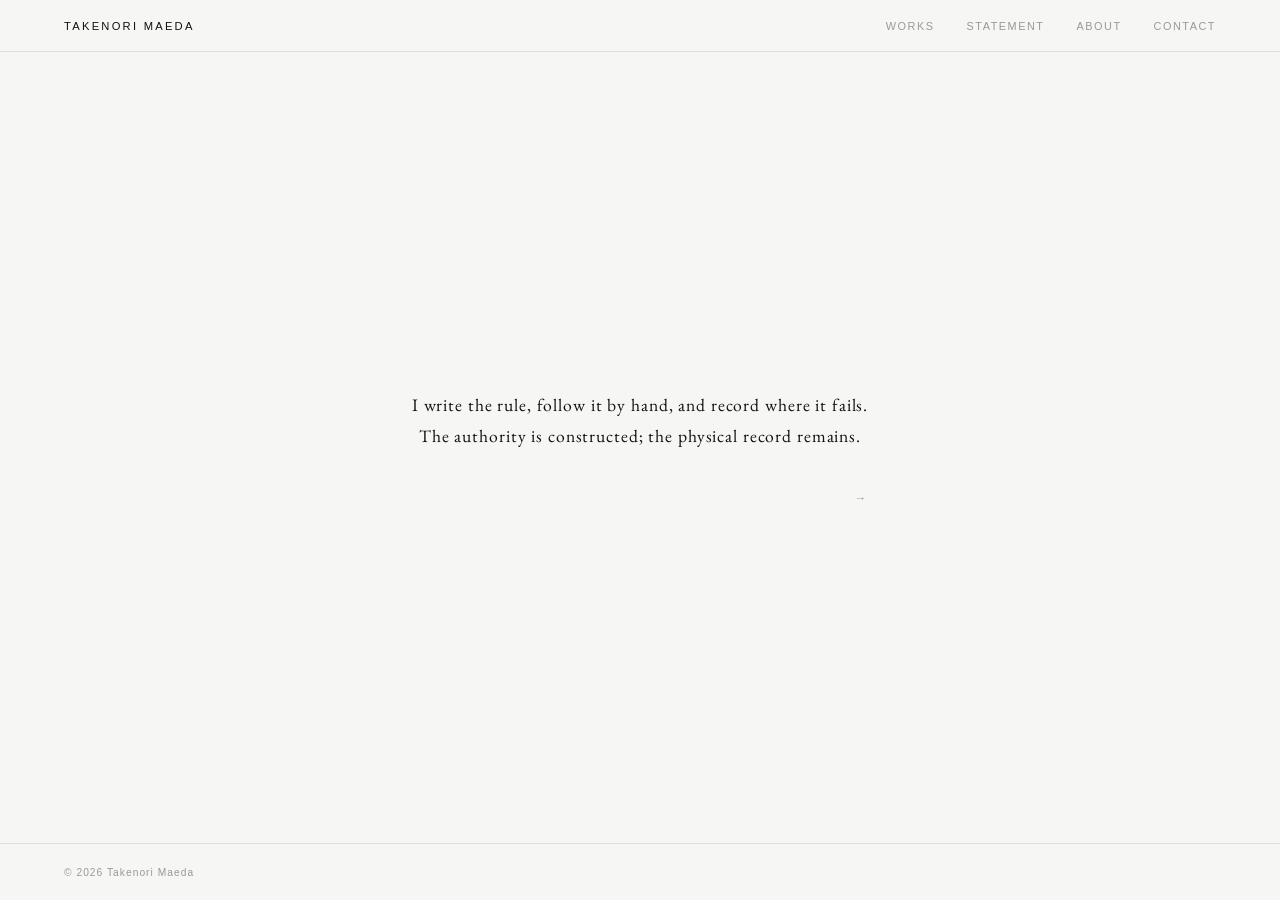
<file: index.html>
<!DOCTYPE html>
<html lang="en">
<head>
  <meta charset="UTF-8" />
  <meta name="viewport" content="width=device-width, initial-scale=1.0" />
  <title>TAKENORI MAEDA</title>
  <meta name="description" content="Takenori Maeda is an artist based in Kobe, Japan. His work brings repetitive hand-drawing, procedural systems, error, and physical records into the same structure." />
  <link rel="stylesheet" href="assets/css/style.css" />
  <link rel="preconnect" href="https://fonts.googleapis.com" />
  <link rel="preconnect" href="https://fonts.gstatic.com" crossorigin />
  <link href="https://fonts.googleapis.com/css2?family=EB+Garamond:ital,wght@0,400;0,500;1,400&display=swap" rel="stylesheet" />
</head>
<body class="page-top">

  <header class="site-header">
    <a href="index.html" class="site-title">TAKENORI MAEDA</a>
    <nav class="site-nav">
      <a href="works.html" class="nav-link">Works</a>
      <a href="statement.html" class="nav-link">Statement</a>
      <a href="about.html" class="nav-link">About</a>
      <a href="contact.html" class="nav-link">Contact</a>
    </nav>
  </header>

  <main class="top-main">
    <div class="top-hero">
      <h1 class="top-manifesto" style="font-size: 1.1rem; letter-spacing: 0.05em; line-height: 1.75;">
        I write the rule, follow it by hand, and record where it fails.<br>
        The authority is constructed; the physical record remains.
      </h1>
      <a href="works.html" class="top-enter-link" id="top-enter-link" aria-label="Enter works" style="align-self: flex-end; position: relative;">&rarr;</a>
    </div>
  </main>

  <footer class="site-footer">
    <p>© 2026 Takenori Maeda</p>
  </footer>

  <script src="assets/js/main.js"></script>
</body>
</html>
</file>
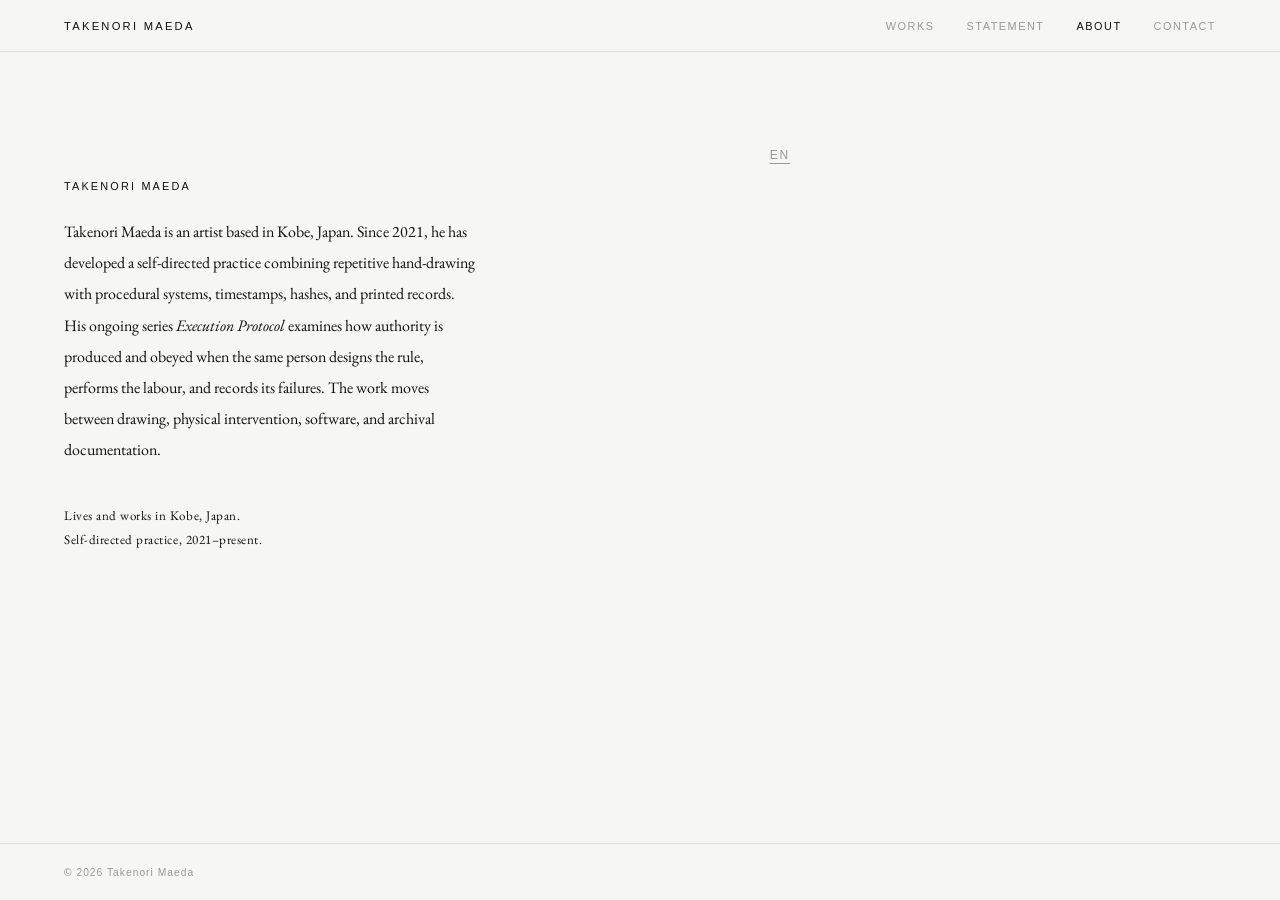
<file: about.html>
<!DOCTYPE html>
<html lang="en">
<head>
  <meta charset="UTF-8" />
  <meta name="viewport" content="width=device-width, initial-scale=1.0" />
  <title>About — TAKENORI MAEDA</title>
  <meta
    name="description"
    content="Takenori Maeda is an artist based in Kobe, Japan. His practice combines repetitive hand-drawing, procedural systems, timestamps, hashes, and physical records."
  />

  <link rel="stylesheet" href="assets/css/style.css" />
  <link rel="preconnect" href="https://fonts.googleapis.com" />
  <link rel="preconnect" href="https://fonts.gstatic.com" crossorigin />
  <link
    href="https://fonts.googleapis.com/css2?family=EB+Garamond:ital,wght@0,400;0,500;1,400&family=Shippori+Mincho:wght@400;500&display=swap"
    rel="stylesheet"
  />

  <style>
    .about-inner {
      position: relative;
      max-width: 760px;
      padding-top: 2rem;
      text-align: left;
    }

    /* English and Japanese must follow the same switching system
       used on Statement / Incision / Fragment pages. */
    .about-language-block.en {
      font-family: var(--font-serif, "EB Garamond", serif);
      display: block;
    }

    .about-language-block.jp {
      font-family: var(--font-mincho, "Shippori Mincho", serif);
      display: none;
    }

    body.show-jp .about-language-block.en {
      display: none;
    }

    body.show-jp .about-language-block.jp {
      display: block;
    }

    .about-language-block.jp .about-statement {
      line-height: 2.05;
    }

    .about-status {
      margin-top: 2.4rem;
      font-size: 0.82rem;
      line-height: 1.8;
      letter-spacing: 0.04em;
    }
  </style>
</head>

<body class="page-about">

  <header class="site-header">
    <a href="index.html" class="site-title">TAKENORI MAEDA</a>

    <nav class="site-nav">
      <a href="works.html" class="nav-link">Works</a>
      <a href="statement.html" class="nav-link">Statement</a>
      <a href="about.html" class="nav-link active">About</a>
      <a href="contact.html" class="nav-link">Contact</a>
    </nav>
  </header>

  <main class="about-page">
    <div class="about-inner">

      <button
        class="lang-toggle"
        type="button"
        aria-label="Toggle language"
        style="z-index: 10;"
      >
        JP
      </button>

      <h1 class="about-name">TAKENORI MAEDA</h1>

      <!-- English -->
      <section class="about-language-block en" lang="en">
        <div
          class="about-statement"
          style="font-size: 1rem; line-height: 1.95;"
        >
          <p>
            Takenori Maeda is an artist based in Kobe, Japan. Since 2021,
            he has developed a self-directed practice combining repetitive
            hand-drawing with procedural systems, timestamps, hashes, and
            printed records.
          </p>

          <p>
            His ongoing series <em>Execution Protocol</em> examines how
            authority is produced and obeyed when the same person designs
            the rule, performs the labour, and records its failures. The
            work moves between drawing, physical intervention, software,
            and archival documentation.
          </p>
        </div>

        <p class="about-statement about-status">
          Lives and works in Kobe, Japan.<br />
          Self-directed practice, 2021–present.
        </p>
      </section>

      <!-- 日本語 -->
      <section class="about-language-block jp" lang="ja">
        <div
          class="about-statement"
          style="font-size: 0.96rem;"
        >
          <p>
            Takenori Maedaは、日本・神戸を拠点に活動するアーティストである。
            2021年以降、反復的な手描きと、手続き的システム、タイムスタンプ、
            ハッシュ値、印刷記録を組み合わせた自主的な実践を展開している。
          </p>

          <p>
            継続中のシリーズ《Execution Protocol》は、同一人物が規則を設計し、
            労働を遂行し、その失敗を記録するとき、権威がどのように生成され、
            服従されるのかを検討する。作品は、ドローイング、物理的介入、
            ソフトウェア、アーカイブ的記録のあいだを移動する。
          </p>
        </div>

        <p class="about-statement about-status">
          日本・神戸在住、同地で制作。<br />
          自主的な制作活動、2021年〜現在。
        </p>
      </section>

    </div>
  </main>

  <footer class="site-footer">
    <p>© 2026 Takenori Maeda</p>
  </footer>

  <script src="assets/js/main.js"></script>
</body>
</html>
</file>
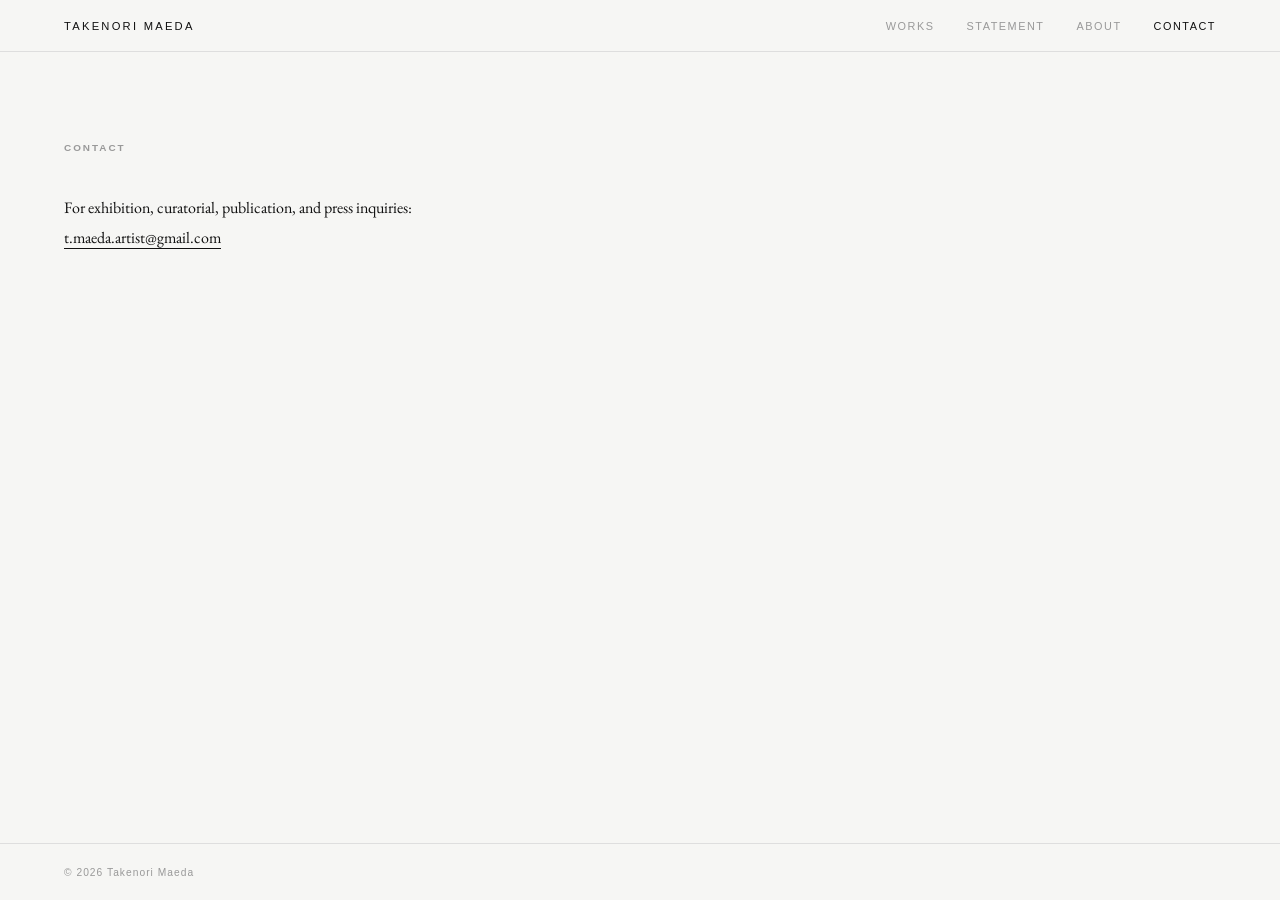
<file: contact.html>
<!DOCTYPE html>
<html lang="en">
<head>
  <meta charset="UTF-8" />
  <meta name="viewport" content="width=device-width, initial-scale=1.0" />
  <title>Contact — TAKENORI MAEDA</title>
  <link rel="stylesheet" href="assets/css/style.css" />
  <link rel="preconnect" href="https://fonts.googleapis.com" />
  <link rel="preconnect" href="https://fonts.gstatic.com" crossorigin />
  <link href="https://fonts.googleapis.com/css2?family=EB+Garamond:ital,wght@0,400;0,500;1,400&display=swap" rel="stylesheet" />
  <style>
    .contact-page {
      align-items: flex-start;
      padding-top: clamp(64px, 10vh, 120px);
    }

    .contact-inner {
      width: 100%;
      max-width: 620px;
    }
  </style>
</head>
<body class="page-contact">

  <header class="site-header">
    <a href="index.html" class="site-title">TAKENORI MAEDA</a>
    <nav class="site-nav">
      <a href="works.html" class="nav-link">Works</a>
      <a href="statement.html" class="nav-link">Statement</a>
      <a href="about.html" class="nav-link">About</a>
      <a href="contact.html" class="nav-link active">Contact</a>
    </nav>
  </header>

  <main class="contact-page">
    <div class="contact-inner">
      <h1 class="contact-heading">Contact</h1>
      <div class="contact-info">
        <p>
          For exhibition, curatorial, publication, and press inquiries:<br />
          <a href="mailto:t.maeda.artist@gmail.com" class="contact-email">t.maeda.artist@gmail.com</a>
        </p>
      </div>
    </div>
  </main>

  <footer class="site-footer">
    <span>&copy; <span id="year"></span> Takenori Maeda</span>
  </footer>

  <script src="assets/js/main.js"></script>
</body>
</html>
</file>
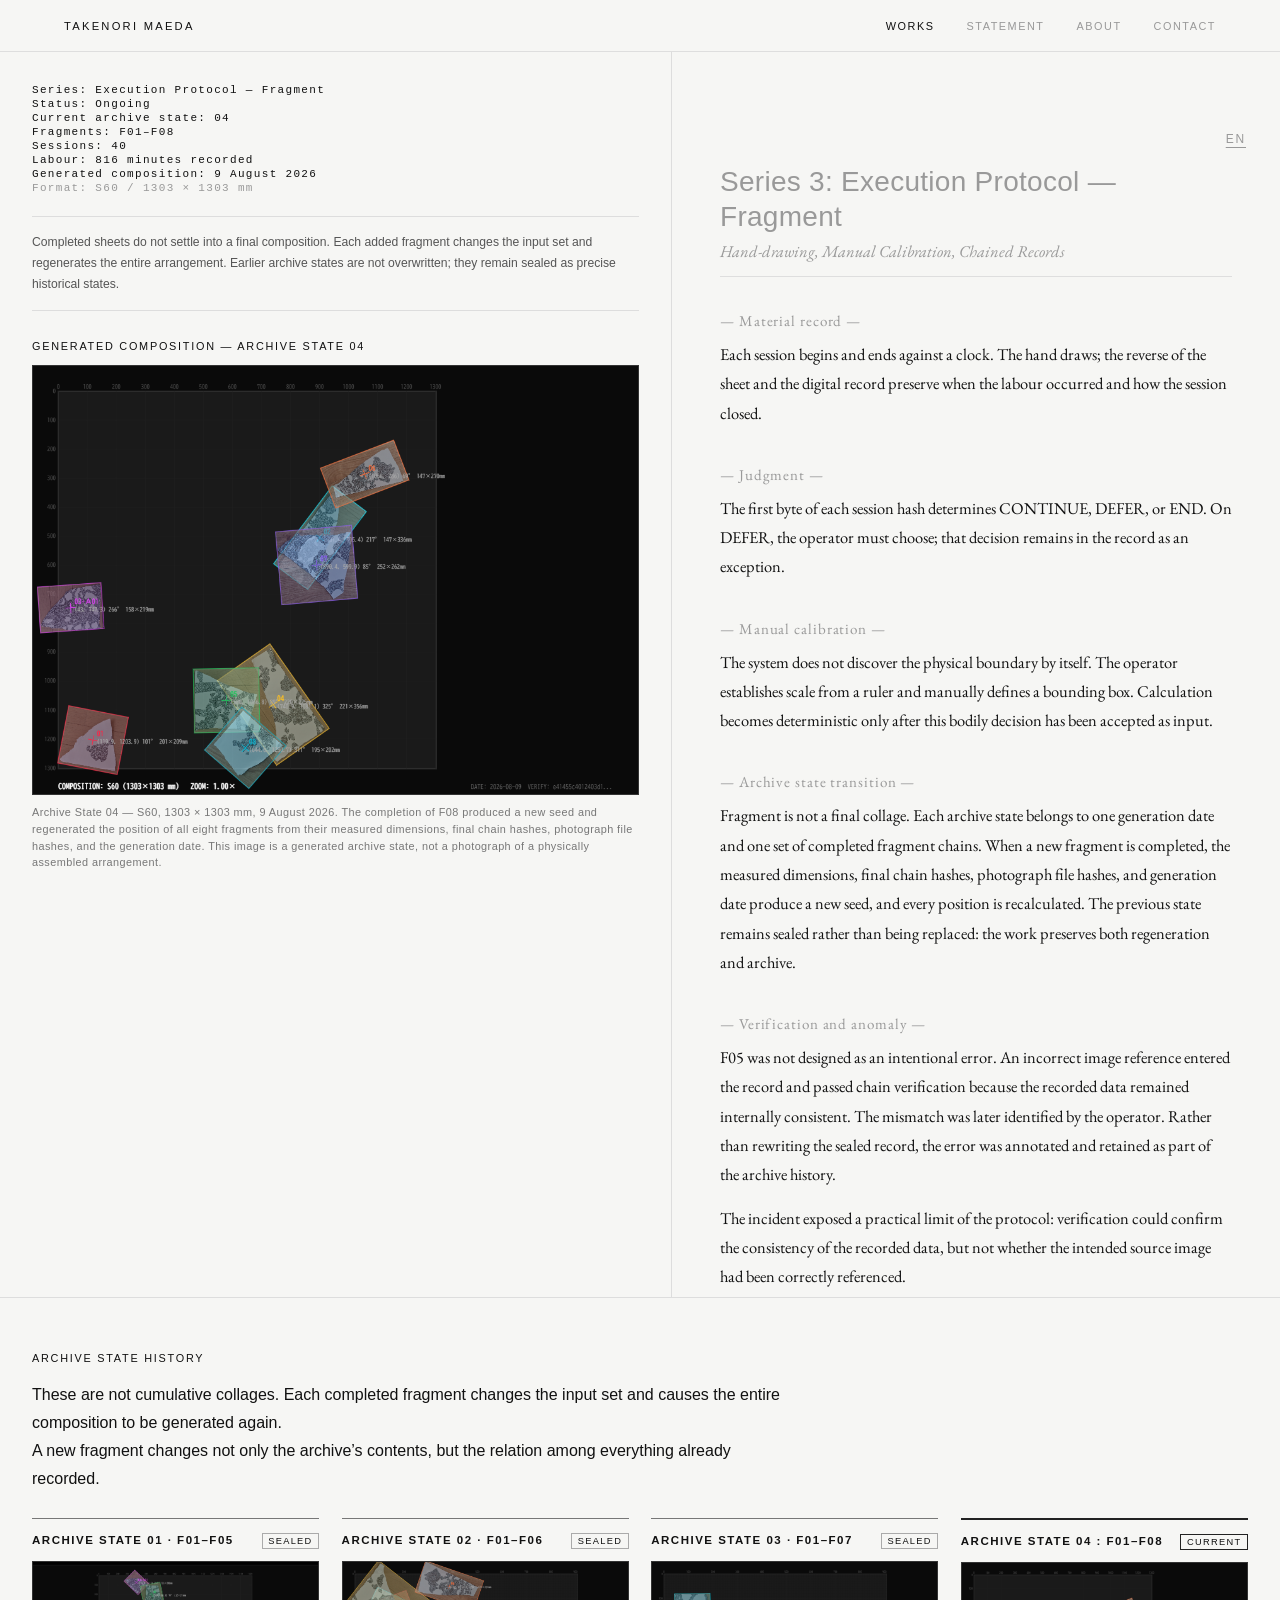
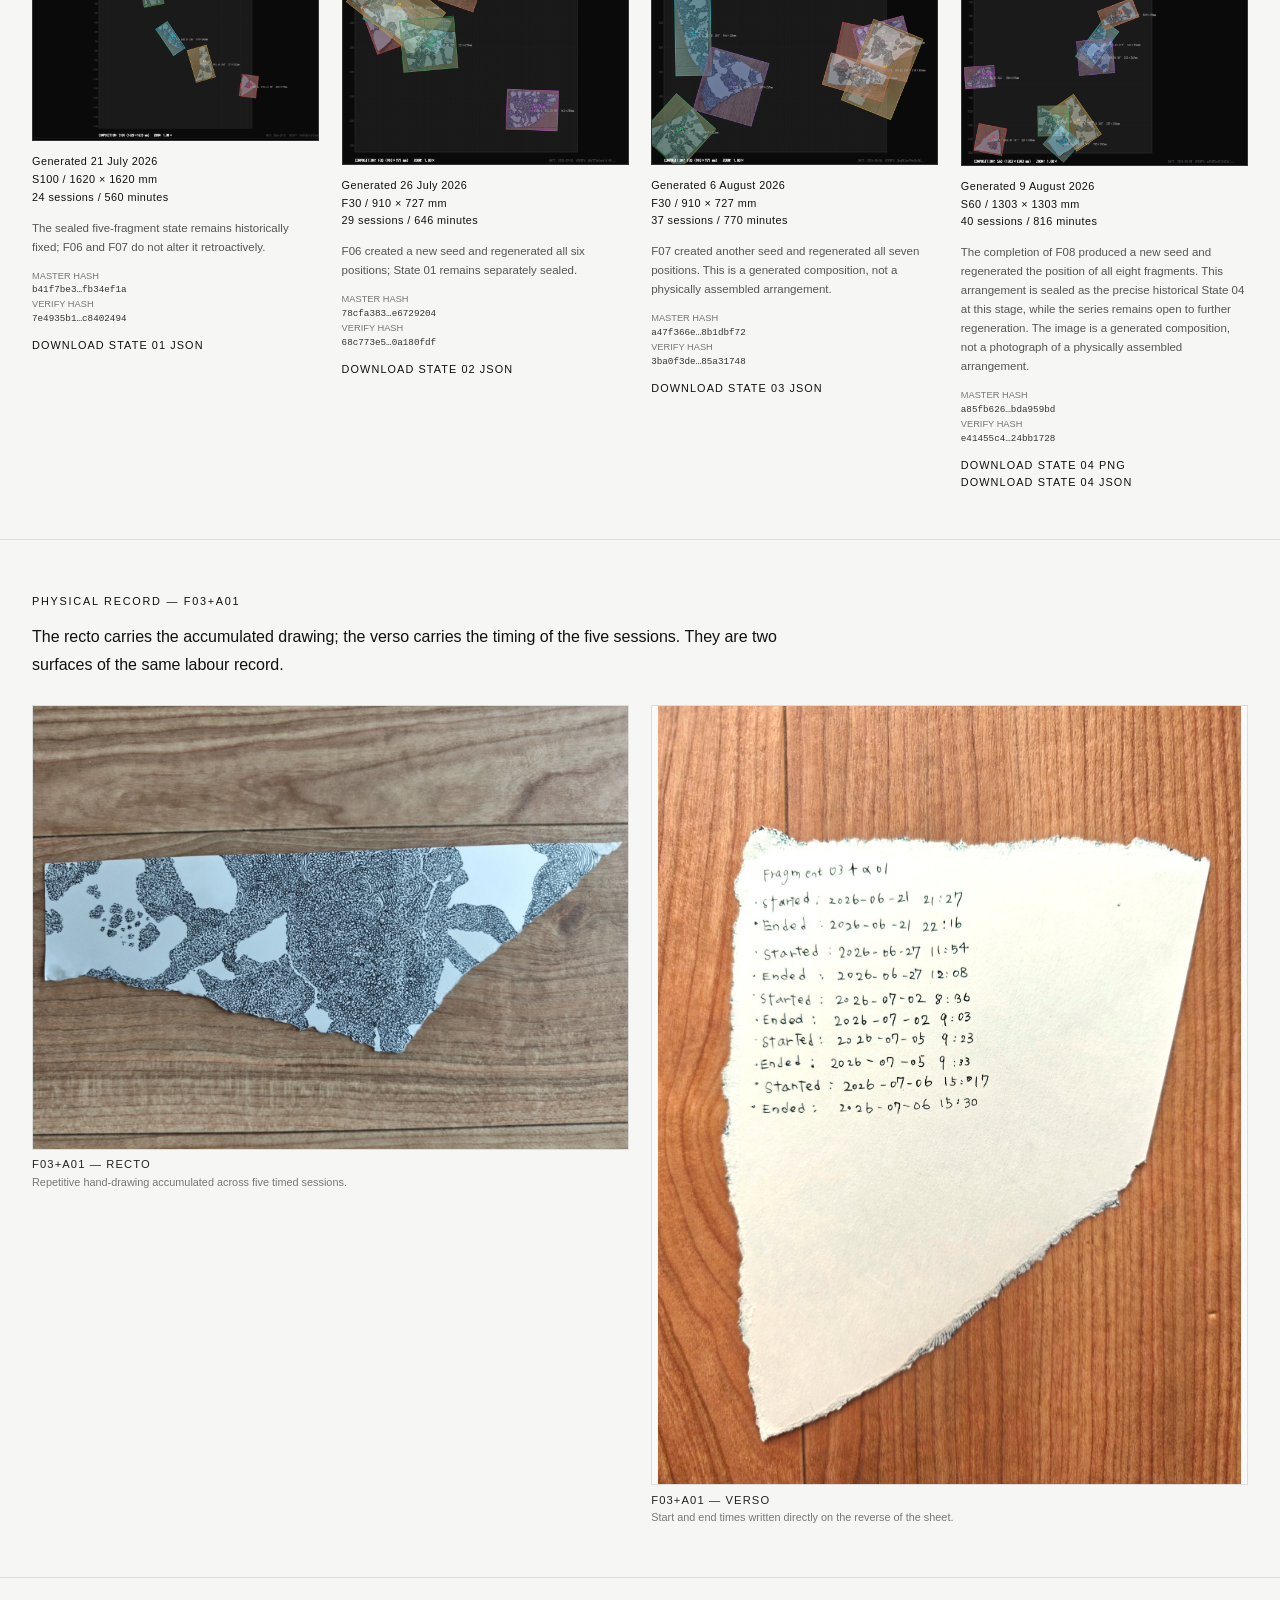
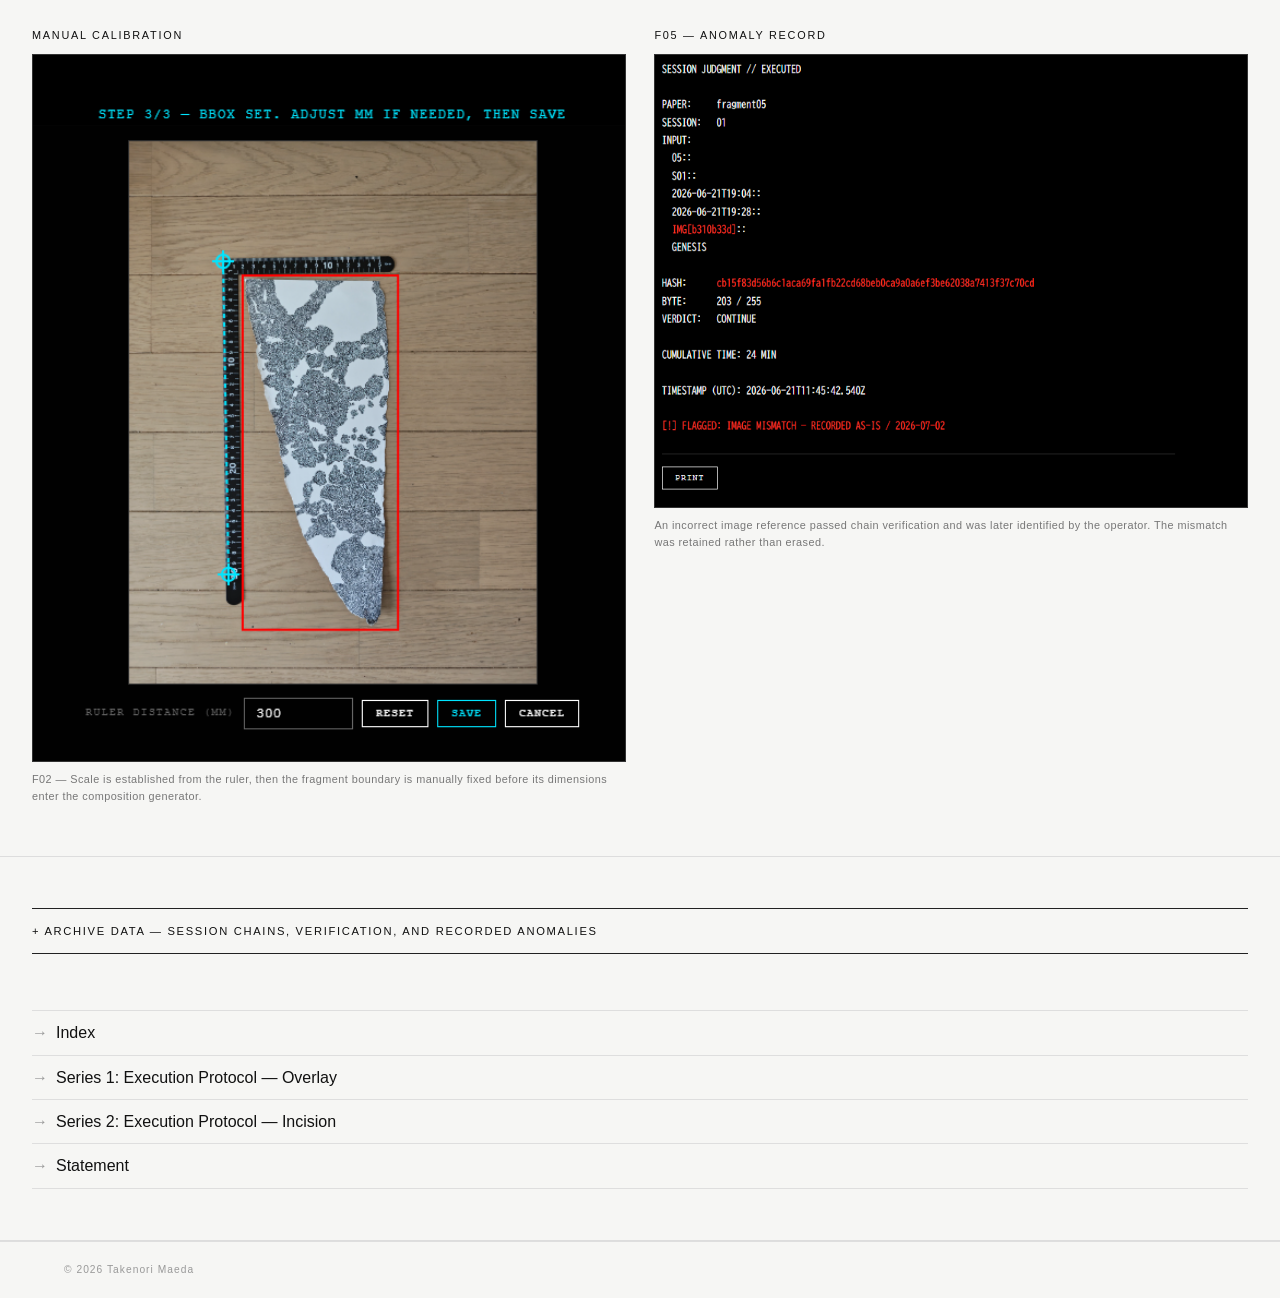
<file: fragment.html>
<!DOCTYPE html>
<html lang="en">
<head>
<meta charset="utf-8">
<meta name="viewport" content="width=device-width, initial-scale=1">
<title>Series 3: Execution Protocol — Fragment / Takenori Maeda</title>
<meta name="description" content="Execution Protocol — Fragment by Takenori Maeda: hand-drawn fragments, chained records, recorded anomalies, and archive states regenerated whenever a new fragment is completed.">
<link rel="stylesheet" href="assets/css/style.css">
<link rel="preconnect" href="https://fonts.googleapis.com">
<link rel="preconnect" href="https://fonts.gstatic.com" crossorigin>
<link href="https://fonts.googleapis.com/css2?family=EB+Garamond:ital,wght@0,400;0,500;1,400&amp;family=Shippori+Mincho:wght@400;500&amp;display=swap" rel="stylesheet">
<style>
  /* Fragment page revision — 2026-08-09 */
  :root {
    --fragment-header-offset: 50px;
  }
  main.fragment.fragment-page {
    display:block !important;
    position:relative !important;
    inset:auto !important;
    top:auto !important;
    left:auto !important;
    width:100%;
    max-width:none;
    height:auto !important;
    min-height:auto;
    box-sizing:border-box;
    padding-top:var(--fragment-header-offset);
  }
  .fragment-top {
    display:grid;
    grid-template-columns:minmax(0, 1.05fr) minmax(320px, .95fr);
    border-bottom:1px solid #ddd;
  }
  .fragment-top .fragment__left,
  .fragment-top .fragment__right {
    position:static !important;
    max-height:none !important;
    overflow:visible !important;
    min-width:0;
    box-sizing:border-box;
  }
  .fragment-top .fragment__left {
    padding:2rem;
    border-right:1px solid #ddd;
  }
  .fragment-top .fragment__right {
    position:relative !important;
    padding:2rem 3rem 3rem;
  }
  .archive-state-note {
    border-top:1px solid #ddd;
    border-bottom:1px solid #ddd;
    padding:.9rem 0;
    margin:1.4rem 0 1.8rem;
    font-size:.76rem;
    line-height:1.75;
    color:#555;
  }
  .section-label {
    margin:0 0 .8rem;
    font-size:.68rem;
    letter-spacing:.16em;
    text-transform:uppercase;
  }
  .composition-figure { margin:0; }
  .composition-figure img {
    display:block;
    width:100%;
    height:auto;
    border:1px solid #333;
    background:#080808;
  }
  .figure-caption {
    margin:.55rem 0 0;
    font-size:.68rem;
    line-height:1.55;
    letter-spacing:.04em;
    color:#777;
  }
  .fragment-section {
    padding:3.2rem max(2rem, calc((100vw - 1320px) / 2));
    border-bottom:1px solid #ddd;
  }
  .fragment-section__intro {
    max-width:760px;
    margin:0 0 1.6rem;
  }
  .fragment-section__intro p { line-height:1.75; }
  .record-grid {
    display:grid;
    grid-template-columns:repeat(2, minmax(0, 1fr));
    gap:1.4rem;
    align-items:start;
  }
  .record-card { margin:0; min-width:0; }
  .record-card img {
    display:block;
    width:100%;
    height:auto;
    border:1px solid #ddd;
    background:#fafafa;
  }
  .record-card--object img {
    max-height:780px;
    object-fit:contain;
  }
  .record-card__title {
    display:block;
    margin-top:.55rem;
    color:#222;
    font-size:.7rem;
    letter-spacing:.1em;
    text-transform:uppercase;
  }
  .record-card__text {
    display:block;
    margin-top:.2rem;
    font-size:.68rem;
    line-height:1.55;
    color:#777;
  }
  .process-grid {
    display:grid;
    grid-template-columns:minmax(0, 1fr) minmax(0, 1fr);
    gap:1.8rem;
    align-items:start;
  }
  .process-card { margin:0; }
  .process-card img {
    display:block;
    width:100%;
    height:auto;
    border:1px solid #333;
    background:#000;
  }
  .archive-data-wrap {
    max-width:1320px;
    margin:0 auto;
  }
  details.archive-data {
    border-top:1px solid #222;
    border-bottom:1px solid #222;
  }
  details.archive-data > summary {
    cursor:pointer;
    list-style:none;
    padding:1rem 0;
    font-size:.7rem;
    letter-spacing:.15em;
    text-transform:uppercase;
  }
  details.archive-data > summary::-webkit-details-marker { display:none; }
  details.archive-data > summary::before { content:"+ "; }
  details.archive-data[open] > summary::before { content:"− "; }
  .archive-data__body { padding:1.5rem 0 2rem; }
  .archive-data__body #chains,
  .archive-data__body .verify,
  .archive-data__body .anom { max-width:920px; }
  .hidden-reproduction { display:none !important; }
  .language-copy { margin-bottom:2.3rem; }
  .language-copy p { line-height:1.78; }
  .download-data {
    display:inline-block;
    margin-top:.8rem;
    font-size:.68rem;
    letter-spacing:.1em;
    text-transform:uppercase;
  }
  .state-grid {
    display:grid;
    grid-template-columns:repeat(4, minmax(0, 1fr));
    gap:1.4rem;
    align-items:start;
  }
  .state-card {
    min-width:0;
    border-top:1px solid #777;
    padding-top:.85rem;
  }
  .state-card--current { border-top:2px solid #222; }
  .state-card__head {
    display:flex;
    justify-content:space-between;
    align-items:baseline;
    gap:1rem;
    margin-bottom:.75rem;
  }
  .state-card__title {
    margin:0;
    font-size:.72rem;
    letter-spacing:.13em;
    text-transform:uppercase;
  }
  .state-card__status {
    flex:0 0 auto;
    border:1px solid #aaa;
    padding:.12rem .35rem;
    font-size:.58rem;
    letter-spacing:.14em;
  }
  .state-card--current .state-card__status { border-color:#222; }
  .state-card figure { margin:0; }
  .state-card img {
    display:block;
    width:100%;
    height:auto;
    object-fit:contain;
    border:1px solid #333;
    background:#080808;
  }
  .state-card__meta {
    margin:.75rem 0 0;
    font-size:.68rem;
    line-height:1.65;
    letter-spacing:.04em;
  }
  .state-card__caption {
    margin:.75rem 0 0;
    font-size:.72rem;
    line-height:1.65;
    color:#555;
  }
  .state-card__hash {
    margin:.75rem 0 0;
    font-size:.58rem;
    line-height:1.55;
    color:#777;
  }
  .state-card__hash code {
    display:block;
    overflow-wrap:anywhere;
    color:#333;
  }
  .state-downloads {
    display:flex;
    flex-wrap:wrap;
    gap:.35rem 1rem;
    margin-top:.8rem;
  }
  .state-downloads .download-data { margin-top:0; }
  .archive-verification-scope {
    margin:0 0 1.4rem;
    font-size:.72rem;
    line-height:1.6;
    color:#555;
  }
  @media (max-width:1100px) {
    .state-grid { grid-template-columns:repeat(2, minmax(0, 1fr)); }
  }
  @media (max-width:900px) {
    .fragment-top { grid-template-columns:1fr; }
    .fragment-top .fragment__left { border-right:0; border-bottom:1px solid #ddd; }
    .fragment-top .fragment__right { padding:2rem; }
    .record-grid, .process-grid, .state-grid { grid-template-columns:1fr; }
    .fragment-section { padding:2.4rem 1.2rem; }
  }
</style>
</head>
<body>

<header class="site-header">
  <a href="index.html" class="site-title">TAKENORI MAEDA</a>
  <nav class="site-nav">
    <a href="works.html" class="nav-link active">Works</a>
    <a href="statement.html" class="nav-link">Statement</a>
    <a href="about.html" class="nav-link">About</a>
    <a href="contact.html" class="nav-link">Contact</a>
  </nav>
</header>

<main class="fragment fragment-page" data-lang="en">

  <section class="fragment-top">
    <div class="fragment__left">
      <p class="spec-line"><b>Series:</b> Execution Protocol — Fragment</p>
      <p class="spec-line"><b>Status:</b> Ongoing</p>
      <div class="en-only">
        <p class="spec-line"><b>Current archive state:</b> 04</p>
        <p class="spec-line"><b>Fragments:</b> F01–F08</p>
        <p class="spec-line"><b>Sessions:</b> 40</p>
        <p class="spec-line"><b>Labour:</b> 816 minutes recorded</p>
        <p class="spec-line"><b>Generated composition:</b> 9 August 2026</p>
        <p class="spec-line spec-line--muted"><b>Format:</b> S60 / 1303 × 1303 mm</p>
      </div>
      <div class="jp-only">
        <p class="spec-line"><b>現在のアーカイブ状態：</b>04</p>
        <p class="spec-line"><b>Fragment：</b>F01〜F08</p>
        <p class="spec-line"><b>セッション：</b>40</p>
        <p class="spec-line"><b>記録労働時間：</b>816分</p>
        <p class="spec-line"><b>構成生成日：</b>2026年8月9日</p>
        <p class="spec-line spec-line--muted"><b>フォーマット：</b>S60 / 1303 × 1303 mm</p>
      </div>

      <p class="archive-state-note en-only">
        Completed sheets do not settle into a final composition. Each added fragment changes the input set and regenerates the entire arrangement. Earlier archive states are not overwritten; they remain sealed as precise historical states.
      </p>
      <p class="archive-state-note jp-only">
        完了した紙片が最終的な構成へ固定されることはない。新しいFragmentが加わるたびに入力集合が変わり、配置全体が再生成される。以前のArchive Stateは上書きされず、正確な歴史的状態として封印される。
      </p>

      <p class="section-label">Generated composition — archive state 04</p>
      <figure class="composition-figure">
        <img
          src="assets/images/composition_S60_2026-08-09.png"
          alt="Generated composition of Archive State 04 containing F01 to F08 on an S60 field"
          fetchpriority="high">
        <figcaption class="figure-caption en-only">
          Archive State 04 — S60, 1303 × 1303 mm, 9 August 2026. The completion of F08 produced a new seed and regenerated the position of all eight fragments from their measured dimensions, final chain hashes, photograph file hashes, and the generation date. This image is a generated archive state, not a photograph of a physically assembled arrangement.
        </figcaption>
        <figcaption class="figure-caption jp-only">
          Archive State 04――S60、1303 × 1303 mm、2026年8月9日。F08の完了によって新しいシードが生じ、測定寸法、チェーン最終ハッシュ、写真ファイルハッシュ、生成日から八つすべてのFragmentの位置が再生成された。この画像は生成されたアーカイブ状態であり、物理的に組み立てられた配置の写真ではない。
        </figcaption>
      </figure>
    </div>

    <div class="fragment__right">
      <button class="lang-toggle" id="lang" aria-label="Switch language" style="z-index:10;">JP</button>

      <h1 class="series__title">Series 3: Execution Protocol — Fragment</h1>
      <p class="series__sub en-only">Hand-drawing, Manual Calibration, Chained Records</p>
      <p class="series__sub jp-only">手描き、手動校正、連鎖する記録</p>
      <hr class="series__rule">

      <div class="language-copy">
        <h2 class="series__h en-only">Material record</h2>
        <h2 class="series__h jp-only">物質的な記録</h2>
        <p class="en-only">Each session begins and ends against a clock. The hand draws; the reverse of the sheet and the digital record preserve when the labour occurred and how the session closed.</p>
        <p class="jp-only">各セッションは時計に対して開始され、終了する。手が描き、紙の裏面とデジタル記録が、いつ労働が行われ、どのようにセッションが閉じたかを保存する。</p>
      </div>

      <div class="language-copy">
        <h2 class="series__h en-only">Judgment</h2>
        <h2 class="series__h jp-only">判定</h2>
        <p class="en-only">The first byte of each session hash determines CONTINUE, DEFER, or END. On DEFER, the operator must choose; that decision remains in the record as an exception.</p>
        <p class="jp-only">各セッションのハッシュの先頭バイトが、CONTINUE、DEFER、ENDを決定する。DEFERの場合のみ操作者が選択し、その判断は例外として記録に残る。</p>
      </div>

      <div class="language-copy">
        <h2 class="series__h en-only">Manual calibration</h2>
        <h2 class="series__h jp-only">手動校正</h2>
        <p class="en-only">The system does not discover the physical boundary by itself. The operator establishes scale from a ruler and manually defines a bounding box. Calculation becomes deterministic only after this bodily decision has been accepted as input.</p>
        <p class="jp-only">システムは物理的な境界を自動的に発見しない。操作者が定規から縮尺を設定し、境界ボックスを手作業で確定する。この身体的な判断が入力として受理された後にのみ、計算は決定論的になる。</p>
      </div>

      <div class="language-copy">
        <h2 class="series__h en-only">Archive state transition</h2>
        <h2 class="series__h jp-only">アーカイブ状態の遷移</h2>
        <p class="en-only">Fragment is not a final collage. Each archive state belongs to one generation date and one set of completed fragment chains. When a new fragment is completed, the measured dimensions, final chain hashes, photograph file hashes, and generation date produce a new seed, and every position is recalculated. The previous state remains sealed rather than being replaced: the work preserves both regeneration and archive.</p>
        <p class="jp-only">Fragmentは最終的なコラージュではない。各Archive Stateは、一つの生成日と、その時点で完了していたFragmentチェーンの集合に属する。新しいFragmentが完了すると、測定寸法、チェーン最終ハッシュ、写真ファイルハッシュ、生成日から新しいシードが生じ、すべての位置が再計算される。以前の状態は置き換えられず封印されたまま残り、この作品は再生成とアーカイブの双方を保存する。</p>
      </div>

      <div class="language-copy">
        <h2 class="series__h en-only">Verification and anomaly</h2>
        <h2 class="series__h jp-only">検証と異常</h2>
        <p class="en-only">F05 was not designed as an intentional error. An incorrect image reference entered the record and passed chain verification because the recorded data remained internally consistent. The mismatch was later identified by the operator. Rather than rewriting the sealed record, the error was annotated and retained as part of the archive history.</p>
        <p class="en-only">The incident exposed a practical limit of the protocol: verification could confirm the consistency of the recorded data, but not whether the intended source image had been correctly referenced.</p>
        <p class="jp-only">F05の誤りは、意図的に設計されたものではない。誤った画像参照が記録に入り、記録されたデータ自体には内部的な整合性があったため、チェーン検証を通過した。その後、操作者によって参照の食い違いが発見された。封印済みの記録を書き換える代わりに、誤りを注記し、アーカイブの履歴として保持した。</p>
        <p class="jp-only">この出来事によって、プロトコルの実務的な限界が明らかになった。検証は記録データの整合性を確認できても、意図した元画像が正しく参照されていることまでは確認できなかった。</p>
      </div>
    </div>
  </section>

  <section class="fragment-section" id="archive-state-history">
    <div class="fragment-section__intro">
      <p class="section-label">Archive state history</p>
      <p class="en-only">These are not cumulative collages. Each completed fragment changes the input set and causes the entire composition to be generated again.</p>
      <p class="jp-only">これらは、既存構成へ要素を足していく累積的なコラージュではない。Fragmentが一つ完了するたびに入力集合が変わり、構成全体が再生成される。</p>
      <p class="en-only">A new fragment changes not only the archive’s contents, but the relation among everything already recorded.</p>
      <p class="jp-only">新しいFragmentは、アーカイブの内容だけでなく、すでに記録されたすべての要素の関係を変える。</p>
    </div>

    <div class="state-grid">
      <article class="state-card state-card--sealed">
        <div class="state-card__head">
          <h2 class="state-card__title">Archive State 01 · F01–F05</h2>
          <span class="state-card__status">SEALED</span>
        </div>
        <figure>
          <img src="assets/images/fragment-composition-s100-2026-07-21.png" alt="Archive State 01 generated composition containing F01 to F05" loading="lazy">
          <figcaption>
            <p class="state-card__meta">Generated 21 July 2026<br>S100 / 1620 × 1620 mm<br>24 sessions / 560 minutes</p>
            <p class="state-card__caption en-only">The sealed five-fragment state remains historically fixed; F06 and F07 do not alter it retroactively.</p>
            <p class="state-card__caption jp-only">封印された五つのFragmentの状態は歴史として固定され、F06とF07によって遡及的に変更されない。</p>
          </figcaption>
        </figure>
        <p class="state-card__hash">MASTER HASH<code>b41f7be3…fb34ef1a</code>VERIFY HASH<code>7e4935b1…c8402494</code></p>
        <div class="state-downloads">
          <a class="download-data" href="assets/data/composition_S100_2026-07-21.json" download><span class="en-only">Download State 01 JSON</span><span class="jp-only">State 01 JSONをダウンロード</span></a>
        </div>
      </article>

      <article class="state-card state-card--sealed">
        <div class="state-card__head">
          <h2 class="state-card__title">Archive State 02 · F01–F06</h2>
          <span class="state-card__status">SEALED</span>
        </div>
        <figure>
          <img src="assets/images/composition_F30_2026-07-26.png" alt="Archive State 02 generated composition containing F01 to F06" loading="lazy">
          <figcaption>
            <p class="state-card__meta">Generated 26 July 2026<br>F30 / 910 × 727 mm<br>29 sessions / 646 minutes</p>
            <p class="state-card__caption en-only">F06 created a new seed and regenerated all six positions; State 01 remains separately sealed.</p>
            <p class="state-card__caption jp-only">F06が新しいシードを生成し、六つすべての位置を再生成した。State 01は別の状態として封印されたまま残る。</p>
          </figcaption>
        </figure>
        <p class="state-card__hash">MASTER HASH<code>78cfa383…e6729204</code>VERIFY HASH<code>68c773e5…0a180fdf</code></p>
        <div class="state-downloads">
          <a class="download-data" href="assets/data/composition_F30_2026-07-26.json" download><span class="en-only">Download State 02 JSON</span><span class="jp-only">State 02 JSONをダウンロード</span></a>
        </div>
      </article>

      <article class="state-card state-card--sealed">
        <div class="state-card__head">
          <h2 class="state-card__title">Archive State 03 · F01–F07</h2>
          <span class="state-card__status">SEALED</span>
        </div>
        <figure>
          <img src="assets/images/composition_F30_2026-08-06.png" alt="Archive State 03 generated composition containing F01 to F07" loading="lazy">
          <figcaption>
            <p class="state-card__meta">Generated 6 August 2026<br>F30 / 910 × 727 mm<br>37 sessions / 770 minutes</p>
            <p class="state-card__caption en-only">F07 created another seed and regenerated all seven positions. This is a generated composition, not a physically assembled arrangement.</p>
            <p class="state-card__caption jp-only">F07が別のシードを生成し、七つすべての位置を再生成した。これは生成された構成であり、物理的に組み立てられた配置ではない。</p>
          </figcaption>
        </figure>
        <p class="state-card__hash">MASTER HASH<code>a47f366e…8b1dbf72</code>VERIFY HASH<code>3ba0f3de…85a31748</code></p>
        <div class="state-downloads">
          <a class="download-data" href="assets/data/composition_F30_2026-08-06.json" download><span class="en-only">Download State 03 JSON</span><span class="jp-only">State 03 JSONをダウンロード</span></a>
        </div>
      </article>

      <article class="state-card state-card--current">
        <div class="state-card__head">
          <h2 class="state-card__title">Archive State 04 : F01–F08</h2>
          <span class="state-card__status">CURRENT</span>
        </div>
        <figure>
          <img src="assets/images/composition_S60_2026-08-09.png" alt="Archive State 04 generated composition containing F01 to F08" loading="lazy">
          <figcaption>
            <p class="state-card__meta">Generated 9 August 2026<br>S60 / 1303 × 1303 mm<br>40 sessions / 816 minutes</p>
            <p class="state-card__caption en-only">The completion of F08 produced a new seed and regenerated the position of all eight fragments. This arrangement is sealed as the precise historical State 04 at this stage, while the series remains open to further regeneration. The image is a generated composition, not a photograph of a physically assembled arrangement.</p>
            <p class="state-card__caption jp-only">F08の完了によって新しいシードが生じ、八つすべてのFragmentの位置が再生成された。この配置は現段階の正確な歴史的状態であるState 04として封印される一方、シリーズは今後の再生成へ開かれたままである。この画像は生成された構成であり、物理的に組み立てられた配置の写真ではない。</p>
          </figcaption>
        </figure>
        <p class="state-card__hash">MASTER HASH<code>a85fb626…bda959bd</code>VERIFY HASH<code>e41455c4…24bb1728</code></p>
        <div class="state-downloads">
          <a class="download-data" href="assets/images/composition_S60_2026-08-09.png" download><span class="en-only">Download State 04 PNG</span><span class="jp-only">State 04 PNGをダウンロード</span></a>
          <a class="download-data" href="assets/data/composition_S60_2026-08-09.json" download><span class="en-only">Download State 04 JSON</span><span class="jp-only">State 04 JSONをダウンロード</span></a>
        </div>
      </article>
    </div>
  </section>

  <section class="fragment-section" id="physical-record">
    <div class="fragment-section__intro">
      <p class="section-label">Physical record — F03+α01</p>
      <p class="en-only">The recto carries the accumulated drawing; the verso carries the timing of the five sessions. They are two surfaces of the same labour record.</p>
      <p class="jp-only">表面には蓄積された描画があり、裏面には五つのセッションの時刻がある。両者は同じ労働記録の二つの面である。</p>
    </div>

    <div class="record-grid">
      <!-- Optional: this figure appears automatically after the recto file is added. -->
      <figure class="record-card record-card--object">
        <img
          src="assets/images/fragment-f03a01-recto.jpg"
          alt="Recto of Fragment F03 plus Alpha 01 showing accumulated repetitive hand-drawing"
          loading="lazy"
          onerror="this.closest('figure').remove()">
        <figcaption>
          <span class="record-card__title">F03+α01 — Recto</span>
          <span class="record-card__text en-only">Repetitive hand-drawing accumulated across five timed sessions.</span>
          <span class="record-card__text jp-only">五つの時間計測されたセッションを通して蓄積された反復的な手描き。</span>
        </figcaption>
      </figure>

      <figure class="record-card record-card--object">
        <img
          src="assets/images/fragment-f03a01-verso.jpg"
          alt="Verso of Fragment F03 plus Alpha 01 showing handwritten start and end times"
          loading="lazy">
        <figcaption>
          <span class="record-card__title">F03+α01 — Verso</span>
          <span class="record-card__text en-only">Start and end times written directly on the reverse of the sheet.</span>
          <span class="record-card__text jp-only">紙の裏面へ直接書き込まれた開始時刻と終了時刻。</span>
        </figcaption>
      </figure>
    </div>
  </section>

  <section class="fragment-section" id="calibration-and-error">
    <div class="process-grid">
      <figure class="process-card">
        <p class="section-label">Manual calibration</p>
        <img
          src="assets/images/fragment-f02-calibration.png"
          alt="Manual ruler calibration and red bounding box adjustment for Fragment F02"
          loading="lazy">
        <figcaption class="figure-caption en-only">F02 — Scale is established from the ruler, then the fragment boundary is manually fixed before its dimensions enter the composition generator.</figcaption>
        <figcaption class="figure-caption jp-only">F02――定規から縮尺を設定し、Fragmentの境界を手作業で確定した後、その寸法を構成生成プログラムへ入力する。</figcaption>
      </figure>

      <figure class="process-card">
        <p class="section-label">F05 — anomaly record</p>
        <img
          src="assets/images/fragment-f05-anomaly-log.png"
          alt="F05 system log with an image mismatch recorded in red"
          loading="lazy">
        <figcaption class="figure-caption en-only">An incorrect image reference passed chain verification and was later identified by the operator. The mismatch was retained rather than erased.</figcaption>
        <figcaption class="figure-caption jp-only">誤った画像参照がチェーン検証を通過した後、操作者によって発見された。食い違いは消去せず、そのまま保持された。</figcaption>
      </figure>
    </div>
  </section>

  <section class="fragment-section" id="archive-data">
    <div class="archive-data-wrap">
      <details class="archive-data">
        <summary>Archive data — session chains, verification, and recorded anomalies</summary>
        <div class="archive-data__body">
          <p class="archive-verification-scope en-only">Browser verification currently reproduces the sealed State 01 record (F01–F05). It does not reproduce or verify Archive States 02–04.</p>
          <p class="archive-verification-scope jp-only">ブラウザ内検証が現在再現するのは、封印されたState 01の記録（F01〜F05）のみである。Archive State 02〜04を再現・検証するものではない。</p>
          <!-- Retained for fragment.js compatibility; the new official composition is the PNG above. -->
          <figure class="hidden-reproduction" aria-hidden="true">
            <div class="comp__svg" id="comp"></div>
            <figcaption class="comp__cap" id="comp-cap"></figcaption>
          </figure>

          <p class="section-label">Session chains</p>
          <div id="chains"></div>

          <section class="verify">
            <p class="verify__head"><b>FOUR-LAYER VERIFICATION</b><span class="verify__note">recomputed in your browser</span></p>
            <div id="verify"></div>
          </section>

          <section class="anom">
            <p class="anom__head">RECORDED ANOMALIES · 5</p>
            <dl class="anom__list">
              <dt>01 — MALFORMED TIMESTAMP</dt>
              <dd>F02 / S01 endTime = 22026-05-27T10:07<br>Committed to hash b470a70e…577c4d. Not correctable.</dd>

              <dt>02 — IMAGE MISMATCH</dt>
              <dd>F05 / S01 imgHash = b310b33d<br>identical to F04 / S05 imgHash = b310b33d<br>flagNote: IMAGE MISMATCH — RECORDED AS-IS / 2026-07-02</dd>

              <dt>03 — SHARED IMAGE ACROSS CHAINS</dt>
              <dd>c7db701c → F05/S04, F03+α01/S03<br>650c934f → F05/S06, F03+α01/S04</dd>

              <dt>04 — NON-MONOTONIC LABOUR COUNTER</dt>
              <dd>F03+α01 cumulativeMin = 169, 63, 90, 100, 113</dd>

              <dt>05 — EXTERNAL PREDECESSOR</dt>
              <dd>F03+α01 / S01 prevHash = 94a0c5936f7bddfd377296f3d917ebff98448bbc2d4d7082081d53a70744f5d1<br>Not present in this archive. Chain spans two sheets.</dd>
            </dl>

            <p class="anom__note en-only">One anomaly was flagged within the sealed archive (F05/S01). Four additional anomalies were identified during an archive review on 25 July 2026. These page-level annotations do not alter the sealed archive.</p>
            <p class="anom__note jp-only">封印されたアーカイブ内でフラグ付けされた異常は1件（F05/S01）。残る4件は2026年7月25日のアーカイブ点検時に確認された。これらはページ上の注記であり、封印済みアーカイブ自体は変更していない。</p>
            <p class="anom__principle en-only">Sealed records are not rewritten. Errors identified afterward are annotated.</p>
            <p class="anom__principle jp-only">封印済みの記録は書き換えない。後から確認された誤りは注記する。</p>
          </section>

          <a class="download-data" href="assets/data/composition_S100_2026-07-21.json" download><span class="en-only">Download State 01 JSON</span><span class="jp-only">State 01 JSONをダウンロード</span></a>
        </div>
      </details>

      <nav class="series-nav">
        <a href="index.html">Index</a>
        <a href="works.html">Series 1: Execution Protocol — Overlay</a>
        <a href="incision.html">Series 2: Execution Protocol — Incision</a>
        <a href="statement.html">Statement</a>
      </nav>
    </div>
  </section>

</main>

<footer class="site-footer">
  <p>© 2026 Takenori Maeda</p>
</footer>
<script>
(function () {
  function setFragmentHeaderOffset() {
    var header = document.querySelector('.site-header');
    if (!header) return;

    var position = window.getComputedStyle(header).position;
    var overlapsContent = position === 'fixed' || position === 'absolute';
    var offset = overlapsContent ? Math.ceil(header.getBoundingClientRect().height) : 0;

    document.documentElement.style.setProperty(
      '--fragment-header-offset',
      offset + 'px'
    );
  }

  setFragmentHeaderOffset();
  window.addEventListener('load', setFragmentHeaderOffset);
  window.addEventListener('resize', setFragmentHeaderOffset);
})();
</script>
<script src="assets/js/main.js"></script>
<script src="assets/js/fragment.js"></script>
</body>
</html>
</file>
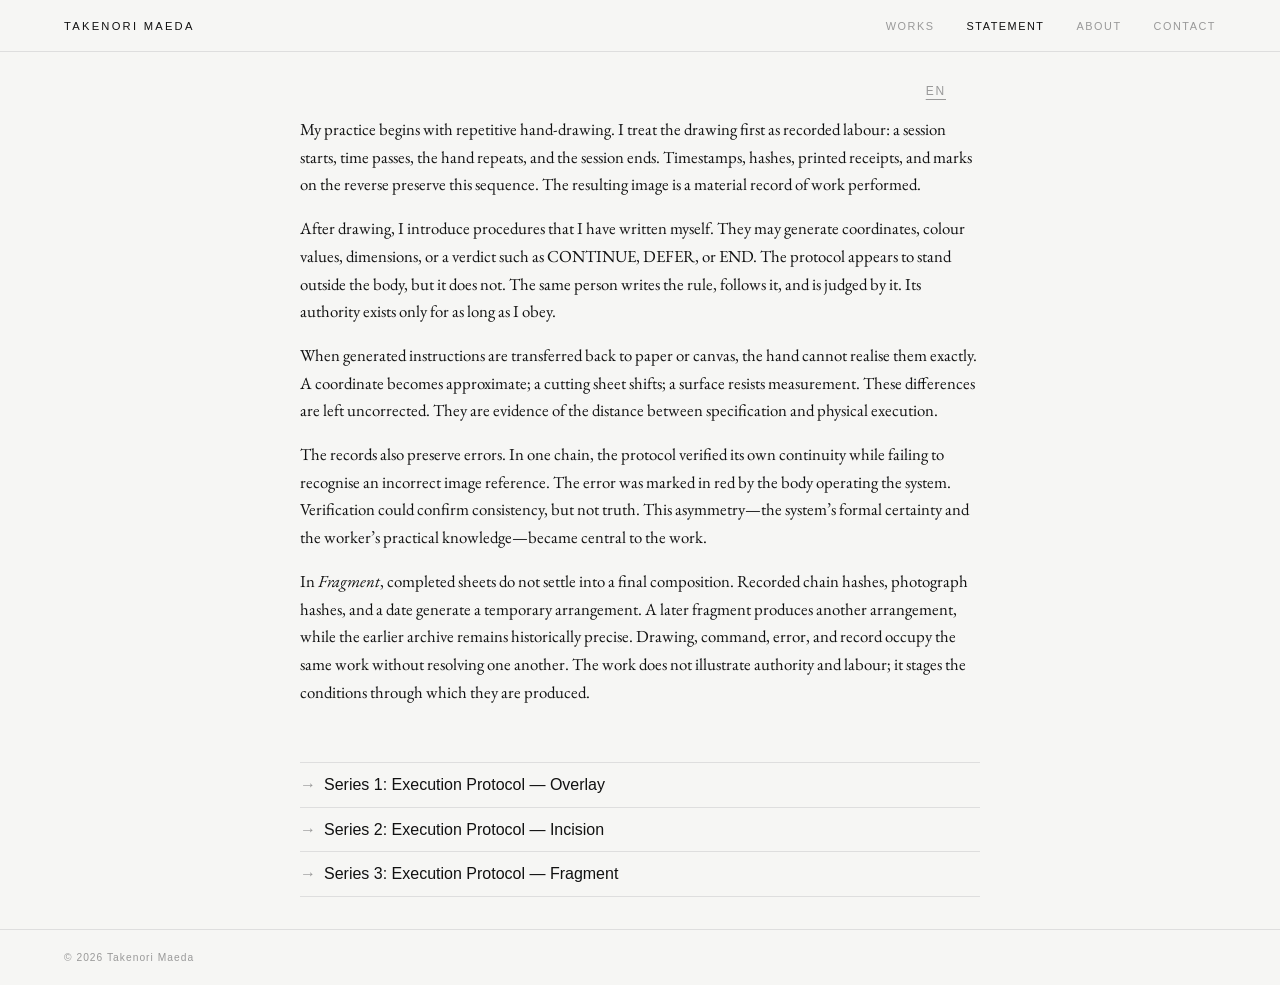
<file: statement.html>
<!DOCTYPE html>
<html lang="en">
<head>
  <meta charset="UTF-8" />
  <meta name="viewport" content="width=device-width, initial-scale=1.0" />
  <title>Statement — TAKENORI MAEDA</title>
  <meta name="description" content="Artist statement by Takenori Maeda on drawing, procedural authority, physical execution, error, and verification." />
  <link rel="stylesheet" href="assets/css/style.css" />
  <link rel="preconnect" href="https://fonts.googleapis.com" />
  <link rel="preconnect" href="https://fonts.gstatic.com" crossorigin />
  <link href="https://fonts.googleapis.com/css2?family=EB+Garamond:ital,wght@0,400;0,500;1,400&family=Shippori+Mincho:wght@400;500&display=swap" rel="stylesheet" />
</head>
<body class="page-statement">

  <header class="site-header">
    <a href="index.html" class="site-title">TAKENORI MAEDA</a>
    <nav class="site-nav">
      <a href="works.html" class="nav-link">Works</a>
      <a href="statement.html" class="nav-link active">Statement</a>
      <a href="about.html" class="nav-link">About</a>
      <a href="contact.html" class="nav-link">Contact</a>
    </nav>
  </header>

  <main class="statement-page">
    <div class="statement-inner" style="position:relative; padding-top:2rem;">
      <button class="lang-toggle" aria-label="Toggle language" style="z-index:10;">JP</button>

      <section class="statement-block" lang="en">
        <div class="statement-text">
          <p>My practice begins with repetitive hand-drawing. I treat the drawing first as recorded labour: a session starts, time passes, the hand repeats, and the session ends. Timestamps, hashes, printed receipts, and marks on the reverse preserve this sequence. The resulting image is a material record of work performed.</p>

          <p>After drawing, I introduce procedures that I have written myself. They may generate coordinates, colour values, dimensions, or a verdict such as CONTINUE, DEFER, or END. The protocol appears to stand outside the body, but it does not. The same person writes the rule, follows it, and is judged by it. Its authority exists only for as long as I obey.</p>

          <p>When generated instructions are transferred back to paper or canvas, the hand cannot realise them exactly. A coordinate becomes approximate; a cutting sheet shifts; a surface resists measurement. These differences are left uncorrected. They are evidence of the distance between specification and physical execution.</p>

          <p>The records also preserve errors. In one chain, the protocol verified its own continuity while failing to recognise an incorrect image reference. The error was marked in red by the body operating the system. Verification could confirm consistency, but not truth. This asymmetry—the system’s formal certainty and the worker’s practical knowledge—became central to the work.</p>

          <p>In <em>Fragment</em>, completed sheets do not settle into a final composition. Recorded chain hashes, photograph hashes, and a date generate a temporary arrangement. A later fragment produces another arrangement, while the earlier archive remains historically precise. Drawing, command, error, and record occupy the same work without resolving one another. The work does not illustrate authority and labour; it stages the conditions through which they are produced.</p>
        </div>
      </section>

      <section class="statement-block" lang="ja">
        <div class="statement-text">
          <p>私の実践は、反復的な手描きから始まる。私はまず、描画をイメージではなく記録された労働として扱う。セッションが始まり、時間が経過し、手が反復し、セッションが閉じられる。タイムスタンプ、ハッシュ、印刷されたレシート、紙の裏面の記録が、その順序を保存する。生じた像は、遂行された仕事の物質的な記録である。</p>

          <p>描画の後に、私自身が書いた手続きを導入する。手続きは座標、色、寸法、あるいは CONTINUE、DEFER、END といった判定を生成する。プロトコルは身体の外部に立つように見えるが、実際にはそうではない。同じ人物が規則を書き、それに従い、それによって判定される。その権威は、私が服従しているあいだだけ存在する。</p>

          <p>生成された指示を紙やキャンバスへ戻すとき、手はそれを完全には実現できない。座標は近似になり、カッティングシートはずれ、表面は計測に抵抗する。これらの差異は修正されない。それは、仕様と物理的な実行との距離を示す記録である。</p>

          <p>記録は誤りも保存する。あるチェーンでは、プロトコルは連鎖の一貫性を検証しながら、誤った画像参照を認識できなかった。その誤りを赤く記したのは、システムを操作していた身体だった。検証は整合性を確認できても、真実を保証できない。システムの形式的な確実さと、労働者の実践的な知識との非対称が、作品の中心になった。</p>

          <p><em>Fragment</em>では、完成した紙は最終的な構図に固定されない。チェーンのハッシュ、写真ファイルのハッシュ、日付が、一時的な配置を生成する。新しい断片が加われば別の配置が生じるが、それ以前のアーカイブは、その時点の記録として保存される。描画、命令、誤り、記録は、互いを解消しないまま同じ作品を占める。作品は権威と労働を説明するのではなく、それらが生み出される条件を遂行する。</p>
        </div>
      </section>

      <nav class="series-nav">
        <a href="works.html">Series 1: Execution Protocol — Overlay</a>
        <a href="incision.html">Series 2: Execution Protocol — Incision</a>
        <a href="fragment.html">Series 3: Execution Protocol — Fragment</a>
      </nav>
    </div>
  </main>

  <footer class="site-footer">
    <p>© 2026 Takenori Maeda</p>
  </footer>

  <script src="assets/js/main.js"></script>
</body>
</html>
</file>
<file: assets/css/style.css>
/* ============================================================
   TAKENORI MAEDA — style.css
   ============================================================ */

/* ── TOKENS ───────────────────────────────────────────────── */
:root {
  --bg:         #f6f6f4;
  --ink:        #111111;
  --ink-muted:  #999999;
  --border:     #dedede;

  --font-serif: 'EB Garamond', Georgia, serif;
  --font-mincho: 'Shippori Mincho', 'Hiragino Mincho ProN', 'Yu Mincho', 'MS Mincho', serif;
  --font-sans:  'Helvetica Neue', Helvetica, Arial, sans-serif;

  --header-h:   52px;
  --page-pad:   clamp(20px, 5vw, 72px);
  --gap:        clamp(14px, 2.5vw, 36px);
  --ease:       cubic-bezier(0.25, 0.1, 0.25, 1);

  --flag: #c1121f;              /* recorded errors ONLY. no other use. */
  --mono: ui-monospace, SFMono-Regular, "SF Mono", Menlo, Consolas,
          "Liberation Mono", monospace;
}

/* ── RESET ────────────────────────────────────────────────── */
*, *::before, *::after { box-sizing: border-box; margin: 0; padding: 0; }
html  { font-size: 16px; }
body  {
  background: var(--bg);
  color: var(--ink);
  font-family: var(--font-sans);
  font-weight: 300;
  -webkit-font-smoothing: antialiased;
  min-height: 100vh;
  display: flex;
  flex-direction: column;
  opacity: 0;
  transition: opacity 0.45s var(--ease);
}
body.page-visible {
  opacity: 1;
}
body.page-fade-out {
  opacity: 0;
  transition: opacity 0.3s var(--ease);
}
img   { display: block; max-width: 100%; height: auto; }
a     { color: inherit; text-decoration: none; }
ul    { list-style: none; }

/* ── HEADER ───────────────────────────────────────────────── */
.site-header {
  position: fixed;
  top: 0; left: 0; right: 0;
  height: var(--header-h);
  display: flex;
  align-items: center;
  justify-content: space-between;
  padding: 0 var(--page-pad);
  background: var(--bg);
  z-index: 100;
  border-bottom: 1px solid var(--border);
}

.site-title {
  font-size: 0.7rem;
  font-weight: 400;
  letter-spacing: 0.2em;
  text-transform: uppercase;
}

.site-nav { display: flex; gap: 2rem; }

.nav-link {
  font-size: 0.68rem;
  letter-spacing: 0.14em;
  text-transform: uppercase;
  color: var(--ink-muted);
  transition: color 0.2s var(--ease);
}
.nav-link:hover,
.nav-link.active { color: var(--ink); }

/* ── TOP PAGE ─────────────────────────────────────────────── */
.page-top .top-main {
  flex: 1;
  margin-top: var(--header-h);
  display: flex;
  align-items: center;
  justify-content: center;
  padding: calc(var(--gap) * 3) var(--page-pad);
}

.top-hero {
  display: flex;
  flex-direction: column;
  align-items: center;
  text-align: center;
  gap: 2.5rem;
}

.top-manifesto {
  font-family: var(--font-serif);
  font-size: clamp(1.5rem, 4vw, 2.5rem);
  font-weight: 400;
  line-height: 1.4;
  color: var(--ink);
}

.manifesto-line {
  display: block;
}

.top-enter-link {
  font-size: 0.74rem;
  letter-spacing: 0.15em;
  text-transform: uppercase;
  color: var(--ink-muted);
  transition: all 0.3s var(--ease);
}
.top-enter-link:hover {
  color: var(--ink);
}

.works-page {
  margin-top: var(--header-h);
  padding: var(--gap) var(--page-pad);
  flex: 1;
}

.works-process {
  margin-bottom: calc(var(--gap) * 4);
  max-width: 740px;
  position: relative;
}

.works-process h2 {
  font-size: 0.62rem;
  font-family: var(--font-sans);
  font-weight: 400;
  letter-spacing: 0.2em;
  color: var(--ink-muted);
  margin-bottom: 2rem;
  border-bottom: 1px solid var(--border);
  padding-bottom: 0.5rem;
}

.process-step {
  margin-bottom: 0.8rem;
}

.process-step h3 {
  font-family: var(--font-serif);
  font-size: 0.85rem;
  font-weight: 400;
  letter-spacing: 0.12em;
  color: var(--ink-muted);
  margin-bottom: 0.7rem;
}

.process-step h3::before { content: "— "; }
.process-step h3::after  { content: " —"; }


.process-step p {
  font-family: var(--font-sans);
  font-size: 0.85rem;
  line-height: 1.6;
  color: var(--ink);
  margin-bottom: 0.3rem;
}

.process-step h3.en {
  display: block;
}

.process-step h3.jp {
  display: none;
  font-family: var(--font-mincho);
}

body.show-jp .process-step h3.jp {
  display: block;
}

body.show-jp .process-step h3.en {
  display: none;
}

.process-step p.en {
  font-family: var(--font-serif);
  font-size: 1rem;
  line-height: 1.5;
  color: var(--ink);
}

.process-step p.jp {
  display: none;
  font-family: var(--font-mincho);
  font-size: 0.92rem;
  line-height: 1.85;
}

body.show-jp .process-step p.jp {
  display: block;
}

body.show-jp .process-step p.en {
  display: none;
}

.statement-block[lang="ja"] {
  display: none;
}

body.show-jp .statement-block[lang="ja"] {
  display: block;
}

body.show-jp .statement-block[lang="en"] {
  display: none;
}

.lang-toggle {
  position: absolute;
  top: 0;
  right: 34px;
  font-size: 0.75rem;
  letter-spacing: 0.15em;
  color: var(--ink-muted);
  cursor: pointer;
  background: none;
  border: none;
  text-decoration: underline;
  text-underline-offset: 4px;
  transition: color 0.2s var(--ease);
}

.lang-toggle:hover {
  color: var(--ink);
}

/* ── WORKS GRID ───────────────────────────────────────────── */
.works-grid {
  display: grid;
  grid-template-columns: repeat(3, 1fr);
  gap: calc(var(--gap) * 2) var(--gap);
}

.work-item {
  cursor: pointer;
}

.work-thumb {
  overflow: hidden;
  background: transparent;
}

.work-thumb img {
  width: 100%;
  height: auto;
  display: block;
  transition: transform 0.5s var(--ease), opacity 0.3s var(--ease);
}

.work-item:hover .work-thumb img {
  transform: scale(1.04);
  opacity: 0.85;
}

.work-meta {
  margin-top: 0.65rem;
  display: flex;
  justify-content: space-between;
  align-items: baseline;
}

.work-title {
  font-family: var(--font-serif);
  font-size: 0.9rem;
}

.work-year {
  font-size: 0.68rem;
  letter-spacing: 0.1em;
  color: var(--ink-muted);
}

/* ── LIGHTBOX ─────────────────────────────────────────────── */
.lightbox {
  position: fixed;
  inset: 0;
  background: rgba(10, 10, 10, 0.95);
  display: flex;
  align-items: center;
  justify-content: center;
  z-index: 200;
  opacity: 0;
  pointer-events: none;
  transition: opacity 0.3s var(--ease);
}
.lightbox.open {
  opacity: 1;
  pointer-events: all;
}

.lightbox-inner {
  display: flex;
  flex-direction: column;
  align-items: center;
  gap: 1.2rem;
  max-width: 92vw;
}

.lightbox-img {
  max-width: 88vw;
  max-height: 80vh;
  object-fit: contain;
}

.lightbox-caption {
  display: flex;
  gap: 1.5rem;
  align-items: baseline;
}

.lightbox-title {
  font-family: var(--font-serif);
  font-style: italic;
  font-size: 1rem;
  color: rgba(255,255,255,0.8);
}
.lightbox-year {
  font-size: 0.68rem;
  letter-spacing: 0.12em;
  color: rgba(255,255,255,0.35);
}

.lightbox-close,
.lightbox-prev,
.lightbox-next {
  position: fixed;
  background: none;
  border: none;
  color: rgba(255,255,255,0.45);
  cursor: pointer;
  padding: 12px;
  line-height: 1;
  transition: color 0.2s;
}
.lightbox-close:hover,
.lightbox-prev:hover,
.lightbox-next:hover { color: #fff; }

.lightbox-close { top: 18px; right: 22px; font-size: 0.9rem; }
.lightbox-prev  { left: 18px; top: 50%; transform: translateY(-50%); font-size: 1.3rem; }
.lightbox-next  { right: 18px; top: 50%; transform: translateY(-50%); font-size: 1.3rem; }

/* ── STATEMENT PAGE ───────────────────────────────────────── */
.statement-page {
  margin-top: var(--header-h);
  flex: 1;
  display: flex;
  justify-content: center;
  padding: var(--gap) clamp(24px, 8vw, var(--page-pad));
  box-sizing: border-box;
}

.statement-inner {
  width: 100%;
  max-width: 680px;
  margin: 0 auto;
}

.statement-block { margin-bottom: var(--gap); }

.statement-lang {
  font-size: 0.62rem;
  font-family: var(--font-sans);
  font-weight: 400;
  letter-spacing: 0.2em;
  color: var(--ink-muted);
  margin-bottom: 1.4rem;
}

.statement-text p {
  font-family: var(--font-serif);
  font-size: 1.05rem;
  line-height: 1.65;
  margin-bottom: 1rem;
  max-width: 100%;
}

.statement-block[lang="ja"] .statement-text p {
  font-family: var(--font-mincho);
  font-size: 1rem;
  line-height: 1.9;
}

.statement-divider {
  border: none;
  border-top: 1px solid var(--border);
  margin: calc(var(--gap) * 2) 0;
}

/* ── ABOUT PAGE ───────────────────────────────────────────── */
.about-page {
  margin-top: var(--header-h);
  padding: calc(var(--gap) * 3) var(--page-pad);
  flex: 1;
}

.about-bio {
  display: grid;
  grid-template-columns: 200px 1fr;
  gap: calc(var(--gap) * 2);
  margin-bottom: calc(var(--gap) * 3);
  align-items: start;
}

.about-portrait img {
  width: 100%;
  aspect-ratio: 3 / 4;
  object-fit: cover;
}

.about-name {
  font-size: 0.68rem;
  font-weight: 400;
  letter-spacing: 0.2em;
  margin-bottom: 1.5rem;
}

.about-statement {
  font-family: var(--font-serif);
  font-size: 1rem;
  line-height: 1.8;
  max-width: 52ch;
}

.cv-section { max-width: 580px; }

.cv-block { margin-bottom: calc(var(--gap) * 1.8); }

.cv-heading {
  font-size: 0.62rem;
  font-weight: 400;
  letter-spacing: 0.2em;
  text-transform: uppercase;
  color: var(--ink-muted);
  margin-bottom: 0.9rem;
  padding-bottom: 0.5rem;
  border-bottom: 1px solid var(--border);
}

.cv-list li {
  display: grid;
  grid-template-columns: 3.5rem 1fr;
  padding: 0.45rem 0;
  border-bottom: 1px solid var(--border);
  font-size: 0.86rem;
  line-height: 1.5;
}

.cv-year {
  font-size: 0.72rem;
  color: var(--ink-muted);
  letter-spacing: 0.06em;
}

.cv-download { margin-top: calc(var(--gap) * 1.5); }

.cv-download-link {
  font-size: 0.68rem;
  letter-spacing: 0.14em;
  text-transform: uppercase;
  border-bottom: 1px solid var(--ink);
  padding-bottom: 2px;
  transition: opacity 0.2s;
}
.cv-download-link:hover { opacity: 0.4; }

/* ── CONTACT PAGE ─────────────────────────────────────────── */
.contact-page {
  margin-top: var(--header-h);
  flex: 1;
  display: flex;
  align-items: center;
  padding: var(--gap) var(--page-pad);
}

.contact-inner { max-width: 380px; }

.contact-heading {
  font-size: 0.62rem;
  letter-spacing: 0.2em;
  text-transform: uppercase;
  color: var(--ink-muted);
  margin-bottom: 2.5rem;
}

.contact-info p {
  font-family: var(--font-serif);
  font-size: 1rem;
  line-height: 1.9;
  margin-bottom: 1.8rem;
}

.contact-email {
  border-bottom: 1px solid var(--ink);
  transition: opacity 0.2s;
}
.contact-email:hover { opacity: 0.4; }

.social-link {
  font-size: 0.68rem;
  letter-spacing: 0.14em;
  text-transform: uppercase;
  color: var(--ink-muted);
  border-bottom: 1px solid var(--border);
  padding-bottom: 2px;
  transition: color 0.2s, border-color 0.2s;
}
.social-link:hover { color: var(--ink); border-color: var(--ink); }

/* ── FOOTER ───────────────────────────────────────────────── */
.site-footer {
  padding: 1.4rem var(--page-pad);
  font-size: 0.64rem;
  letter-spacing: 0.1em;
  color: var(--ink-muted);
  border-top: 1px solid var(--border);
}

/* ── MOBILE ───────────────────────────────────────────────── */
@media (max-width: 768px) {
  .works-grid {
    grid-template-columns: repeat(2, 1fr);
    gap: var(--gap);
  }
}

@media (max-width: 560px) {
  .site-nav { gap: 1.2rem; }

  .works-grid {
    grid-template-columns: 1fr 1fr;
    padding: var(--gap) var(--page-pad);
  }

  .about-bio {
    grid-template-columns: 1fr;
  }
  .about-portrait { max-width: 160px; }

  .lightbox-prev { left: 6px; }
  .lightbox-next { right: 6px; }

  .top-img-wrap { width: min(340px, 90vw); }
}

@media (max-width: 400px) {
  .site-title { font-size: 0.62rem; letter-spacing: 0.12em; }
  .site-nav   { gap: 0.9rem; }
  .nav-link   { font-size: 0.6rem; }
}


/* ============================================================
   SERIES NAV — SITE-WIDE
   Arrow is CSS-generated, never typed in HTML.
   Each page omits its own link from the list.
   ============================================================ */
.series-nav{
  margin: 56px 0 0;
  border-top: 1px solid var(--border);
}
.series-nav a{
  display: block;
  padding: 11px 0 10px;
  border-bottom: 1px solid var(--border);
  color: var(--ink);
  text-decoration: none;
  font-size: 1rem;
  line-height: 1.4;
  transition: color .18s ease, border-color .18s ease;
}
.series-nav a::before{
  content: "→";
  display: inline-block;
  width: 1.5em;
  color: var(--ink-muted);
  transition: color .18s ease, transform .18s ease;
}
.series-nav a:hover{
  border-bottom-color: var(--ink);
}
.series-nav a:hover::before{
  color: var(--ink);
  transform: translateX(2px);
}
.series-nav a:focus-visible{
  outline: 1px solid var(--ink);
  outline-offset: 3px;
}
@media (prefers-reduced-motion: reduce){
  .series-nav a, .series-nav a::before{ transition: none; }
  .series-nav a:hover::before{ transform: none; }
}


/* ============================================================
   SERIES PAGE — SHARED CLASSES
   Reusable by overlay, incision, fragment.
   ============================================================ */
.series__title{
  font-family: var(--font-sans);
  font-weight: 400;
  font-size: 1.75rem;
  line-height: 1.25;
  letter-spacing: .01em;
  color: var(--ink-muted);
  margin: 0 0 6px;
}
.series__sub{
  font-family: var(--font-serif);
  font-style: italic;
  font-size: .95rem;
  color: var(--ink-muted);
  margin: 0 0 22px;
}
.series__rule{
  border: 0;
  border-top: 1px solid var(--border);
  margin: 0 0 26px;
}
.series__sub.jp-only{
  font-family: var(--font-mincho);
  font-style: normal;
}
.series__h{
  font-family: var(--font-serif);
  font-weight: 400;
  font-size: .94rem;
  letter-spacing: .06em;
  color: var(--ink-muted);
  margin: 34px 0 10px;
}
.series__h.jp-only{
  font-family: var(--font-mincho);
}
.series__h::before{ content: "— "; }
.series__h::after { content: " —"; }


/* ============================================================
   FRAGMENT PAGE
   ============================================================ */
.fragment{
  display: flex;
  flex-wrap: wrap;
  align-items: stretch;
}
.fragment__left{
  flex: 1;
  min-width: 300px;
  padding: 100px 44px 96px;
  border-right: 1px solid var(--border);
}
.fragment__right{
  flex: 1.2;
  min-width: 300px;
  position: sticky;
  top: 80px;
  align-self: flex-start;
  max-height: calc(100vh - 80px);
  overflow-y: auto;
  padding: 20px 48px 96px;
}
.jp-only { display: none !important; }
body.show-jp .jp-only { display: block !important; }
body.show-jp span.jp-only { display: inline !important; }
body.show-jp .en-only { display: none !important; }
.fragment__right p{
  font-family: var(--font-serif);
  margin: 0 0 14px;
  font-size: 1.03rem;
}
.fragment__right p.jp-only{
  font-family: var(--font-mincho);
  font-size: .95rem;
  line-height: 1.85;
}

/* ---- specimen lines, left column head ---- */
.spec-line{
  font-family: var(--mono);
  font-size: 11px;
  letter-spacing: .12em;
  color: var(--ink);
  margin: 0 0 2px;
}
.spec-line b{ font-weight: 500; }
.spec-line--muted{ color: var(--ink-muted); margin-bottom: 22px; }

/* ---- composition diagram ---- */
.comp{ margin: 0 0 30px; }
.comp__svg{ width: 100%; max-width: 420px; }
.comp__svg svg{ width: 100%; height: auto; display: block; }
.comp__field{ fill: none; stroke: var(--border); stroke-width: .4; }
.comp__sheet rect  { fill: var(--ink); fill-opacity: .04; stroke: var(--ink); stroke-width: .5; }
.comp__sheet circle{ fill: var(--ink); }
.comp__sheet text  { font-family: var(--mono); font-size: 6px; fill: var(--ink-muted); }
.comp__sheet--flag rect  { fill: var(--flag); fill-opacity: .05; stroke: var(--flag); }
.comp__sheet--flag circle{ fill: var(--flag); }
.comp__sheet--flag text  { fill: var(--flag); }
.comp__cap{
  font-family: var(--mono);
  font-size: 10px;
  letter-spacing: .08em;
  color: var(--ink-muted);
  margin: 6px 0 0;
}

/* ---- chain tables ---- */
.chain{ margin: 0 0 34px; }
.chain__head{
  display: flex;
  justify-content: space-between;
  align-items: baseline;
  gap: 10px;
  font-family: var(--mono);
  font-size: 11px;
  letter-spacing: .14em;
  border-bottom: 1px solid var(--ink);
  padding-bottom: 5px;
  margin: 0;
}
.chain__tot{ color: var(--ink-muted); letter-spacing: .08em; }
.chain__table{
  width: 100%;
  border-collapse: collapse;
  font-family: var(--mono);
  font-size: 10.5px;
}
.chain__table th{
  text-align: left;
  font-weight: 400;
  font-size: 9.5px;
  letter-spacing: .1em;
  color: var(--ink-muted);
  padding: 7px 6px 6px 0;
  border-bottom: 1px solid var(--border);
}
.chain__table tr:not(.chain__hashrow) th:nth-child(1),
.chain__table tr:not(.chain__hashrow) td:nth-child(1){ width: 3.4em; }
.chain__table tr:not(.chain__hashrow) th:nth-child(2),
.chain__table tr:not(.chain__hashrow) td:nth-child(2){ width: 8em; }
.chain__table tr:not(.chain__hashrow) th:nth-child(3),
.chain__table tr:not(.chain__hashrow) td:nth-child(3){ width: 3.4em; }
.chain__table tr:not(.chain__hashrow) th:nth-child(4),
.chain__table tr:not(.chain__hashrow) td:nth-child(4){ width: 8.5em; }
.chain__table td{
  padding: 6px 6px 6px 0;
  border-bottom: 1px solid var(--border);
  vertical-align: top;
  line-height: 1.5;
  color: var(--ink);
}
.chain__hashrow td{
  border-bottom: 1px solid var(--border);
  padding-top: 0;
}
.chain__table tr:not(.chain__hashrow) td{
  border-bottom: 0;
  padding-bottom: 2px;
}
.chain__hash{
  white-space: nowrap;
  color: var(--ink-muted);
}
.chain__op{
  display: block;
  font-size: 9.5px;
  letter-spacing: .06em;
  color: var(--ink-muted);
  white-space: nowrap;
}
.chain__table tr.is-flagged td,
.chain__table tr.is-flagged .chain__hash,
.chain__table tr.is-flagged .chain__op{ color: var(--flag); }

/* ---- four-layer verification ---- */
.verify{
  margin: 44px 0 0;
  border-top: 1px solid var(--ink);
  padding-top: 12px;
}
.verify__head{
  font-family: var(--mono);
  font-size: 11px;
  letter-spacing: .12em;
  margin: 0 0 8px;
}
.verify__head b{ font-weight: 500; }
.verify__note{
  color: var(--ink-muted);
  font-size: 9.5px;
  letter-spacing: .06em;
}
.verify__row{
  display: flex;
  justify-content: space-between;
  gap: 12px;
  font-family: var(--mono);
  font-size: 10.5px;
  padding: 5px 0;
  border-bottom: 1px solid var(--border);
}
.verify__lbl{ color: var(--ink-muted); letter-spacing: .08em; }
.verify__res{ letter-spacing: .1em; }
.verify__res.is-pass   { color: var(--ink); }
.verify__res.is-fail   { color: var(--flag); }
.verify__res.is-pending{ color: var(--ink-muted); }

/* ---- recorded anomalies: the only --flag block on the site ---- */
.anom{
  margin: 38px 0 0;
  border-top: 1px solid var(--flag);
  padding-top: 12px;
}
.anom__head{
  font-family: var(--mono);
  font-size: 11px;
  letter-spacing: .14em;
  color: var(--flag);
  margin: 0 0 12px;
}
.anom__list{ margin: 0; }
.anom__list dt{
  font-family: var(--mono);
  font-size: 9.5px;
  letter-spacing: .12em;
  color: var(--flag);
  margin-top: 14px;
}
.anom__list dd{
  font-family: var(--mono);
  font-size: 10.5px;
  color: var(--flag);
  margin: 3px 0 0;
  word-break: break-all;
  line-height: 1.6;
}
.anom__note{
  font-family: var(--mono);
  font-size: 9.5px;
  letter-spacing: .08em;
  color: var(--flag);
  margin: 18px 0 16px;
  line-height: 1.7;
}
.anom__principle{
  font-style: italic;
  font-size: .9rem;
  letter-spacing: .01em;
  color: var(--flag);
  margin: 24px 0 0;
}

/* ---- language toggle (fragment page override) ---- */
[data-lang="jp"] .en-only{ display: none; }
[data-lang="en"] .jp-only{ display: none; }


/* ============================================================
   MOBILE — ADDITIONS (matching 768 / 560 / 400)
   ============================================================ */
@media (max-width: 768px){
  .fragment{ grid-template-columns: 1fr; }
  .fragment__left{
    border-right: 0;
    border-bottom: 1px solid var(--border);
    padding: 28px 20px 48px;
  }
  .fragment__right{ padding: 28px 20px 56px; }
  .series__title{ font-size: 1.45rem; }
}

@media (max-width: 560px){
  .chain{ overflow-x: auto; -webkit-overflow-scrolling: touch; }
  .chain__table{ min-width: 460px; }
  .verify__row{ flex-direction: column; gap: 2px; }
}

@media (max-width: 400px){
  .fragment__left, .fragment__right{ padding-left: 16px; padding-right: 16px; }
  .chain__table{ font-size: 10px; }
}
</file>
